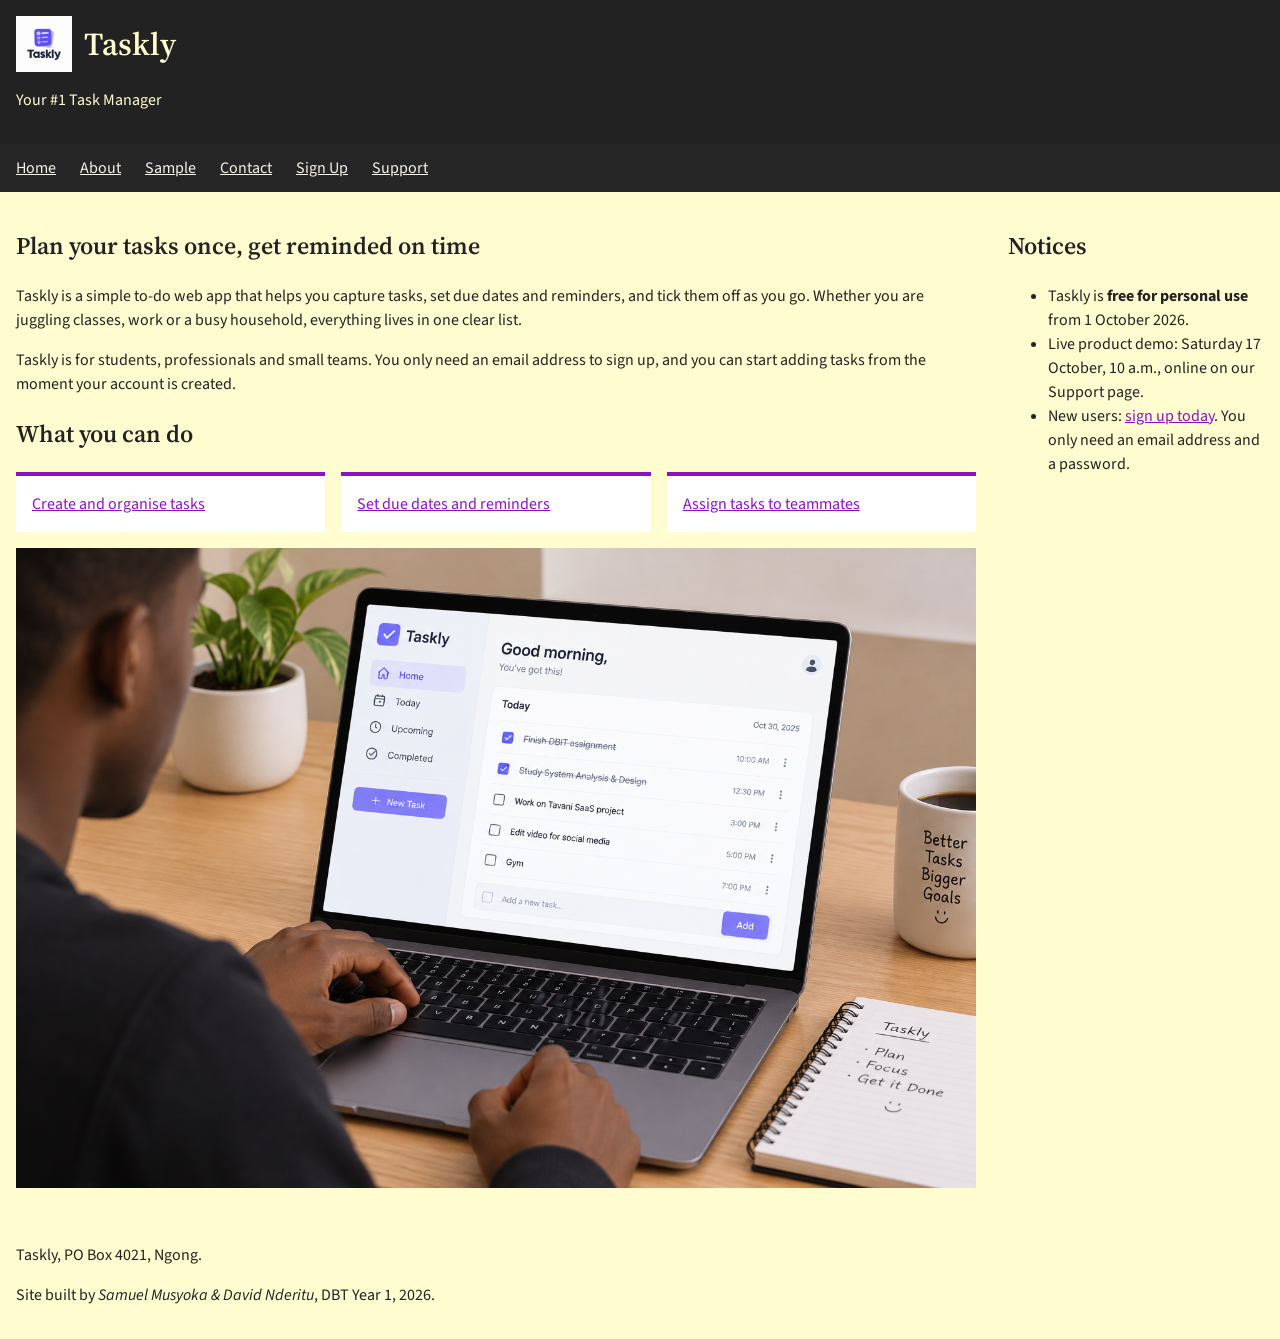
<file: index.html>
<!DOCTYPE html>
<html lang="en">
<head>
  <meta charset="utf-8">
  <meta name="viewport" content="width=device-width, initial-scale=1.0">
  <title>Taskly - Task Manager</title>
  <link rel="preconnect" href="https://fonts.googleapis.com">
<link rel="preconnect" href="https://fonts.gstatic.com" crossorigin>
<link href="https://fonts.googleapis.com/css2?family=Source+Sans+3:ital,wght@0,200..900;1,200..900&family=Source+Serif+4:ital,opsz,wght@0,8..60,200..900;1,8..60,200..900&display=swap" rel="stylesheet">
  <link rel="stylesheet" href="css/style1.css">
</head>
<body>

  <header>
    <h1>
      <img src="/img/logo.png"
           alt="Logo for Taskly" class="logo" width="200" height="200">
      Taskly
    </h1>
    <p>Your #1 Task Manager</p>
  </header>

  <nav>
    <ul>
      <li><a href="index.html">Home</a></li>
      <li><a href="about.html">About</a></li>
      <li><a href="sample.html">Sample</a></li>
      <li><a href="contact.html">Contact</a></li>
      <li><a href="register.html">Sign Up</a></li>
      <li><a href="support.html">Support</a>
      </li>
    </ul>
  </nav>

  <main>
    <section>
      <h2>Plan your tasks once,
          get reminded on time</h2>
      <p>Taskly is a simple to-do web app that helps
      you capture tasks, set due dates and reminders,
      and tick them off as you go. Whether you are
      juggling classes, work or a busy household,
      everything lives in one clear list.</p>
      <p>Taskly is for students, professionals and
      small teams. You only need an email address to
      sign up, and you can start adding tasks from
      the moment your account is created.</p>
    </section>

    <section>
      <h2>What you can do</h2>
      <ul class="route-cards">
        <li><a href="sample.html">Create and organise tasks</a>
        </li>
        <li><a href="sample.html">Set due dates and reminders</a></li>
        <li><a href="sample.html">Assign tasks to teammates</a></li>
      </ul>
      <img src="img/person-using-taskly.png"
           alt="A person checking off tasks on
                a Taskly to-do list">
    </section>
  </main>

  <aside>
    <h2>Notices</h2>
    <ul>
      <li>Taskly is
          <strong>free for personal use</strong>
          from 1 October 2026.</li>
      <li>Live product demo: Saturday
          17 October, 10 a.m., online
          on our Support page.</li>
      <li>New users:
          <a href="register.html">sign up today</a>.
          You only need an email address
          and a password.</li>
    </ul>
  </aside>

  <footer>
    <p>Taskly, PO Box 4021, Ngong.</p>
    <p>Site built by <em>Samuel Musyoka & David Nderitu</em>,
       DBT Year 1, 2026.</p>
  </footer>

</body>
</html>
</file>
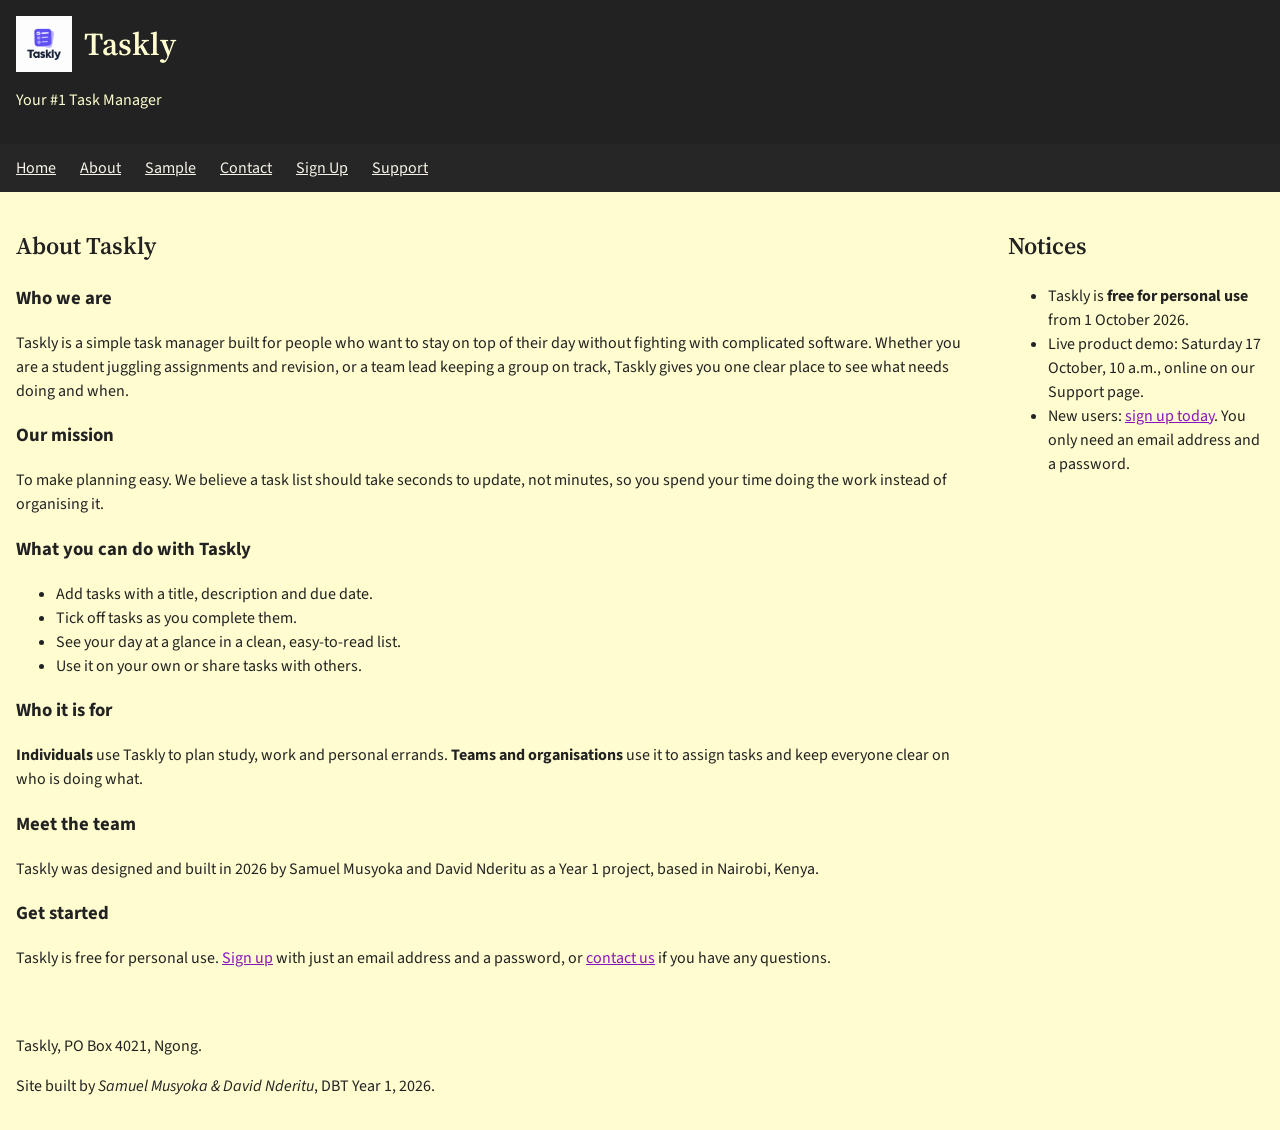
<file: about.html>
<!DOCTYPE html>
<html lang="en">
<head>
  <meta charset="utf-8">
  <meta name="viewport" content="width=device-width, initial-scale=1.0">
  <title>Taskly - Task Manager</title>
  <link rel="preconnect" href="https://fonts.googleapis.com">
<link rel="preconnect" href="https://fonts.gstatic.com" crossorigin>
<link href="https://fonts.googleapis.com/css2?family=Source+Sans+3:ital,wght@0,200..900;1,200..900&family=Source+Serif+4:ital,opsz,wght@0,8..60,200..900;1,8..60,200..900&display=swap" rel="stylesheet">
  <link rel="stylesheet" href="css/style1.css">
</head>
<body>

  <header>
    <h1>
      <img src="/img/logo.png"
           alt="Logo for Taskly" class="logo" width="200" height="200">
      Taskly
    </h1>
    <p>Your #1 Task Manager</p>
  </header>

  <nav>
    <ul>
      <li><a href="index.html">Home</a></li>
      <li><a href="about.html">About</a></li>
      <li><a href="sample.html">Sample</a></li>
      <li><a href="contact.html">Contact</a></li>
      <li><a href="register.html">Sign Up</a></li>
      <li><a href="support.html">Support</a>
      </li>
    </ul>
  </nav>
<main>

  <h2>About Taskly</h2>

  <section>
    <h3>Who we are</h3>
    <p>
      Taskly is a simple task manager built for people who want to stay on top of
      their day without fighting with complicated software. Whether you are a
      student juggling assignments and revision, or a team lead keeping a group on
      track, Taskly gives you one clear place to see what needs doing and when.
    </p>
  </section>

  <section>
    <h3>Our mission</h3>
    <p>
      To make planning easy. We believe a task list should take seconds to
      update, not minutes, so you spend your time doing the work instead of
      organising it.
    </p>
  </section>

  <section>
    <h3>What you can do with Taskly</h3>
    <ul>
      <li>Add tasks with a title, description and due date.</li>
      <li>Tick off tasks as you complete them.</li>
      <li>See your day at a glance in a clean, easy-to-read list.</li>
      <li>Use it on your own or share tasks with others.</li>
    </ul>
  </section>

  <section>
    <h3>Who it is for</h3>
    <p>
      <strong>Individuals</strong> use Taskly to plan study, work and personal
      errands. <strong>Teams and organisations</strong> use it to assign tasks and
      keep everyone clear on who is doing what.
    </p>
  </section>

  <section>
    <h3>Meet the team</h3>
    <p>
      Taskly was designed and built in 2026 by Samuel Musyoka and David Nderitu
      as a Year 1 project, based in Nairobi, Kenya.
    </p>
  </section>

  <section>
    <h3>Get started</h3>
    <p>
      Taskly is free for personal use. <a href="register.html">Sign up</a> with
      just an email address and a password, or
      <a href="contact.html">contact us</a> if you have any questions.
    </p>
  </section>
</main>

<aside>
 <h2>Notices</h2>
    <ul>
      <li>Taskly is
          <strong>free for personal use</strong>
          from 1 October 2026.</li>
      <li>Live product demo: Saturday
          17 October, 10 a.m., online
          on our Support page.</li>
      <li>New users:
          <a href="register.html">sign up today</a>.
          You only need an email address
          and a password.</li>
</aside>

<footer>
 <p>Taskly, PO Box 4021, Ngong.</p>
    <p>Site built by <em>Samuel Musyoka & David Nderitu</em>,
       DBT Year 1, 2026.</p>
</footer>
    
</body>
</html>
</file>
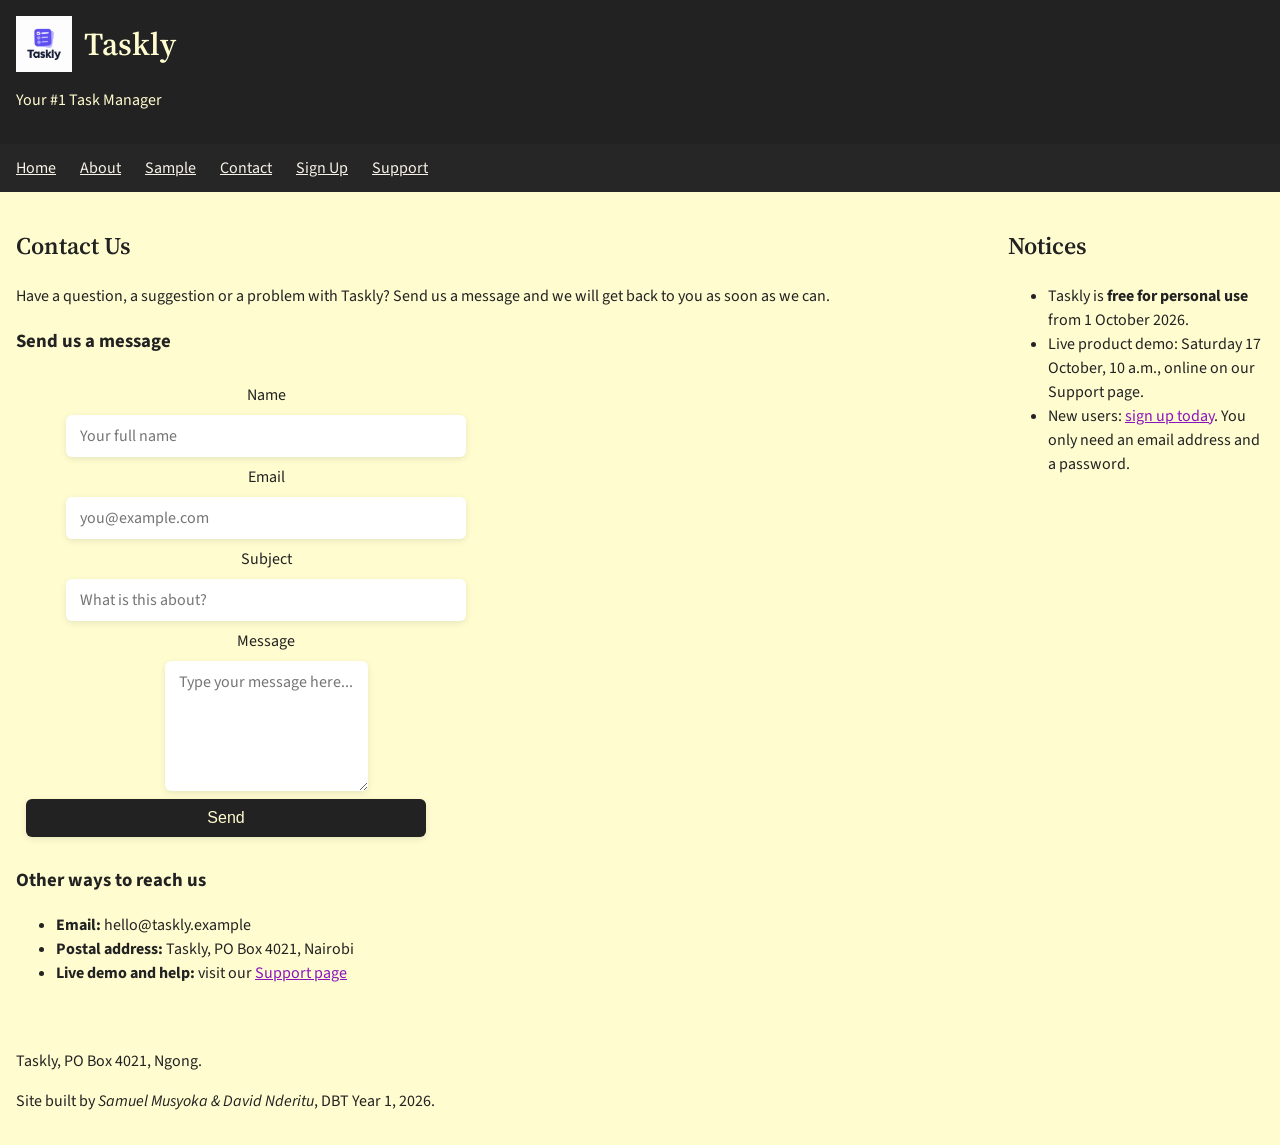
<file: contact.html>
<!DOCTYPE html>
<html lang="en">
<head>
  <meta charset="utf-8">
  <meta name="viewport" content="width=device-width, initial-scale=1.0">
  <title>Taskly - Task Manager</title>
  <link rel="preconnect" href="https://fonts.googleapis.com">
<link rel="preconnect" href="https://fonts.gstatic.com" crossorigin>
<link href="https://fonts.googleapis.com/css2?family=Source+Sans+3:ital,wght@0,200..900;1,200..900&family=Source+Serif+4:ital,opsz,wght@0,8..60,200..900;1,8..60,200..900&display=swap" rel="stylesheet">
  <link rel="stylesheet" href="css/style1.css">
</head>
<body>

  <header>
    <h1>
      <img src="/img/logo.png"
           alt="Logo for Taskly" class="logo" width="200" height="200">
      Taskly
    </h1>
    <p>Your #1 Task Manager</p>
  </header>

  <nav>
    <ul>
      <li><a href="index.html">Home</a></li>
      <li><a href="about.html">About</a></li>
      <li><a href="sample.html">Sample</a></li>
      <li><a href="contact.html">Contact</a></li>
      <li><a href="register.html">Sign Up</a></li>
      <li><a href="support.html">Support</a>
      </li>
    </ul>
  </nav>
<main>
  <h2>Contact Us</h2>
  <p>
    Have a question, a suggestion or a problem with Taskly? Send us a message
    and we will get back to you as soon as we can.
  </p>

  <section>
    <h3>Send us a message</h3>
    <form class="contact-form" action="#" method="post">
  <label for="name">Name</label>
  <input type="text" id="name" name="name" placeholder="Your full name" required>

  <label for="email">Email</label>
  <input type="email" id="email" name="email" placeholder="you@example.com" required>

  <label for="subject">Subject</label>
  <input type="text" id="subject" name="subject" placeholder="What is this about?">

  <label for="message">Message</label>
  <textarea id="message" name="message" rows="5"
            placeholder="Type your message here..." required></textarea>

  <button type="submit">Send</button>
</form>
  </section>

  <section>
    <h3>Other ways to reach us</h3>
    <ul>
      <li><strong>Email:</strong> hello@taskly.example</li>
      <li><strong>Postal address:</strong> Taskly, PO Box 4021, Nairobi</li>
      <li><strong>Live demo and help:</strong> visit our
        <a href="support.html">Support page</a></li>
    </ul>
  </section>
</main>
<aside>
<h2>Notices</h2>
    <ul>
      <li>Taskly is
          <strong>free for personal use</strong>
          from 1 October 2026.</li>
      <li>Live product demo: Saturday
          17 October, 10 a.m., online
          on our Support page.</li>
      <li>New users:
          <a href="register.html">sign up today</a>.
          You only need an email address
          and a password.</li>
    </ul>
</aside>
<footer>
     <p>Taskly, PO Box 4021, Ngong.</p>
    <p>Site built by <em>Samuel Musyoka & David Nderitu</em>,
       DBT Year 1, 2026.</p>
</footer>
</body>
</html>
</file>
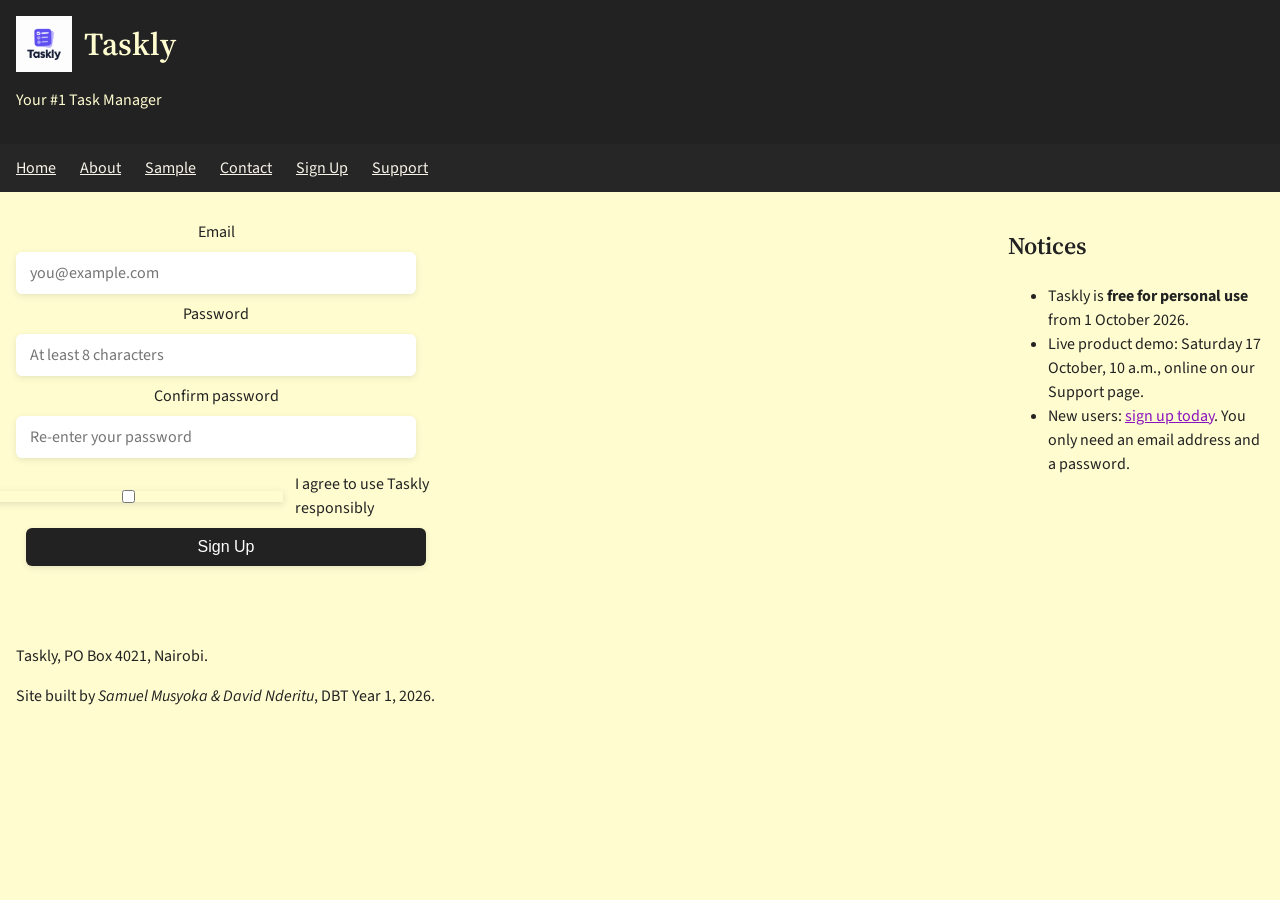
<file: register.html>
<!DOCTYPE html>
<html lang="en">
<head>
  <meta charset="utf-8">
  <meta name="viewport" content="width=device-width, initial-scale=1.0">
  <title>Taskly - Task Manager</title>
  <link rel="preconnect" href="https://fonts.googleapis.com">
<link rel="preconnect" href="https://fonts.gstatic.com" crossorigin>
<link href="https://fonts.googleapis.com/css2?family=Source+Sans+3:ital,wght@0,200..900;1,200..900&family=Source+Serif+4:ital,opsz,wght@0,8..60,200..900;1,8..60,200..900&display=swap" rel="stylesheet">
  <link rel="stylesheet" href="css/style1.css">
</head>
<body>

  <header>
    <h1>
      <img src="/img/logo.png"
           alt="Logo for Taskly" class="logo" width="200" height="200">
      Taskly
    </h1>
    <p>Your #1 Task Manager</p>
  </header>

  <nav>
    <ul>
      <li><a href="index.html">Home</a></li>
      <li><a href="about.html">About</a></li>
      <li><a href="sample.html">Sample</a></li>
      <li><a href="contact.html">Contact</a></li>
      <li><a href="register.html">Sign Up</a></li>
      <li><a href="support.html">Support</a>
      </li>
    </ul>
  </nav>
<main>
<form class="signup-form" action="#" method="post">
  <label for="email">Email</label>
  <input type="email" id="email" name="email"
         placeholder="you@example.com" required>

  <label for="password">Password</label>
  <input type="password" id="password" name="password"
         placeholder="At least 8 characters" minlength="8" required>

  <label for="confirm">Confirm password</label>
  <input type="password" id="confirm" name="confirm"
         placeholder="Re-enter your password" minlength="8" required>

  <label class="terms">
    <input type="checkbox" name="terms" required>
    I agree to use Taskly responsibly
  </label>

  <button type="submit">Sign Up</button>
</form>
</main>
<aside>
<h2>Notices</h2>
    <ul>
      <li>Taskly is
          <strong>free for personal use</strong>
          from 1 October 2026.</li>
      <li>Live product demo: Saturday
          17 October, 10 a.m., online
          on our Support page.</li>
      <li>New users:
          <a href="register.html">sign up today</a>.
          You only need an email address
          and a password.</li>
    </ul>
</aside>
<footer>
     <p>Taskly, PO Box 4021, Nairobi.</p>
    <p>Site built by <em>Samuel Musyoka & David Nderitu</em>,
       DBT Year 1, 2026.</p>
</footer>
</body>
</html>
</file>
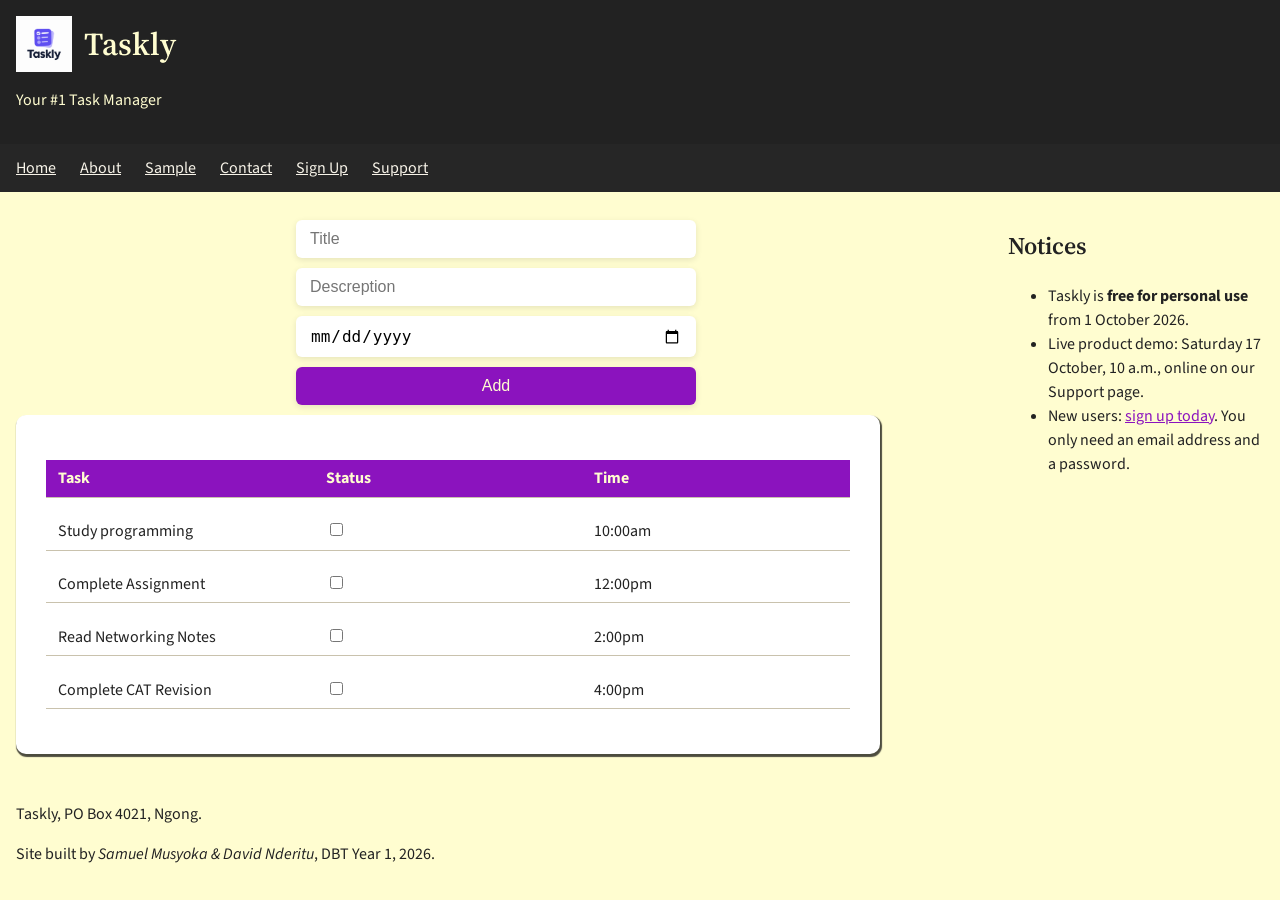
<file: sample.html>
<!DOCTYPE html>
<html lang="en">
<head>
  <meta charset="utf-8">
  <meta name="viewport" content="width=device-width, initial-scale=1.0">
  <title>Taskly - Task Manager</title>
  <link rel="preconnect" href="https://fonts.googleapis.com">
<link rel="preconnect" href="https://fonts.gstatic.com" crossorigin>
<link href="https://fonts.googleapis.com/css2?family=Source+Sans+3:ital,wght@0,200..900;1,200..900&family=Source+Serif+4:ital,opsz,wght@0,8..60,200..900;1,8..60,200..900&display=swap" rel="stylesheet">
  <link rel="stylesheet" href="css/style1.css">
</head>
<body>

  <header>
    <h1>
      <img src="/img/logo.png"
           alt="Logo for Taskly" class="logo" width="200" height="200">
      Taskly
    </h1>
    <p>Your #1 Task Manager</p>
  </header>

  <nav>
    <ul>
      <li><a href="index.html">Home</a></li>
      <li><a href="about.html">About</a></li>
      <li><a href="sample.html">Sample</a></li>
      <li><a href="contact.html">Contact</a></li>
      <li><a href="register.html">Sign Up</a></li>
      <li><a href="support.html">Support</a>
      </li>
    </ul>
  </nav>

   
   <main>
    <form>
        <input type="text" placeholder="Title" required>
         <input type="text" placeholder="Descreption"required>
          <input type="date" placeholder="Due Date"required>
           <button>Add</button>
    </form>
    <div class="task-card">
        <table>
        <thead>
        <tr>
        <th scope="col">Task</th>
        <th scope="col">Status</th>
        <th scope="col">Time</th>
        </tr>
        </thead>
    <tbody>
        <tr>
        <td>Study programming</td>
        <td><input type="checkbox"></td>
        <td>10:00am</td>
        </tr>
        <tr>
        <td>Complete Assignment</td>
        <td><input type="checkbox"></td>
        <td>12:00pm</td>
        </tr>
        <tr>
        <td>Read Networking Notes</td>
        <td><input type="checkbox"></td>
        <td>2:00pm</td>
        </tr>
        <tr>
        <td>Complete CAT Revision</td>
        <td><input type="checkbox"></td>
        <td>4:00pm</td>
        </tr>
    </tbody>
 </table>
 </div>
 </main>
  <aside>
    <h2>Notices</h2>
    <ul>
      <li>Taskly is
          <strong>free for personal use</strong>
          from 1 October 2026.</li>
      <li>Live product demo: Saturday
          17 October, 10 a.m., online
          on our Support page.</li>
      <li>New users:
          <a href="register.html">sign up today</a>.
          You only need an email address
          and a password.</li>
    </ul>
  </aside>
  <footer>
    <p>Taskly, PO Box 4021, Ngong.</p>
    <p>Site built by <em>Samuel Musyoka & David Nderitu</em>,
       DBT Year 1, 2026.</p>
  </footer>
</body>
</html>
</file>
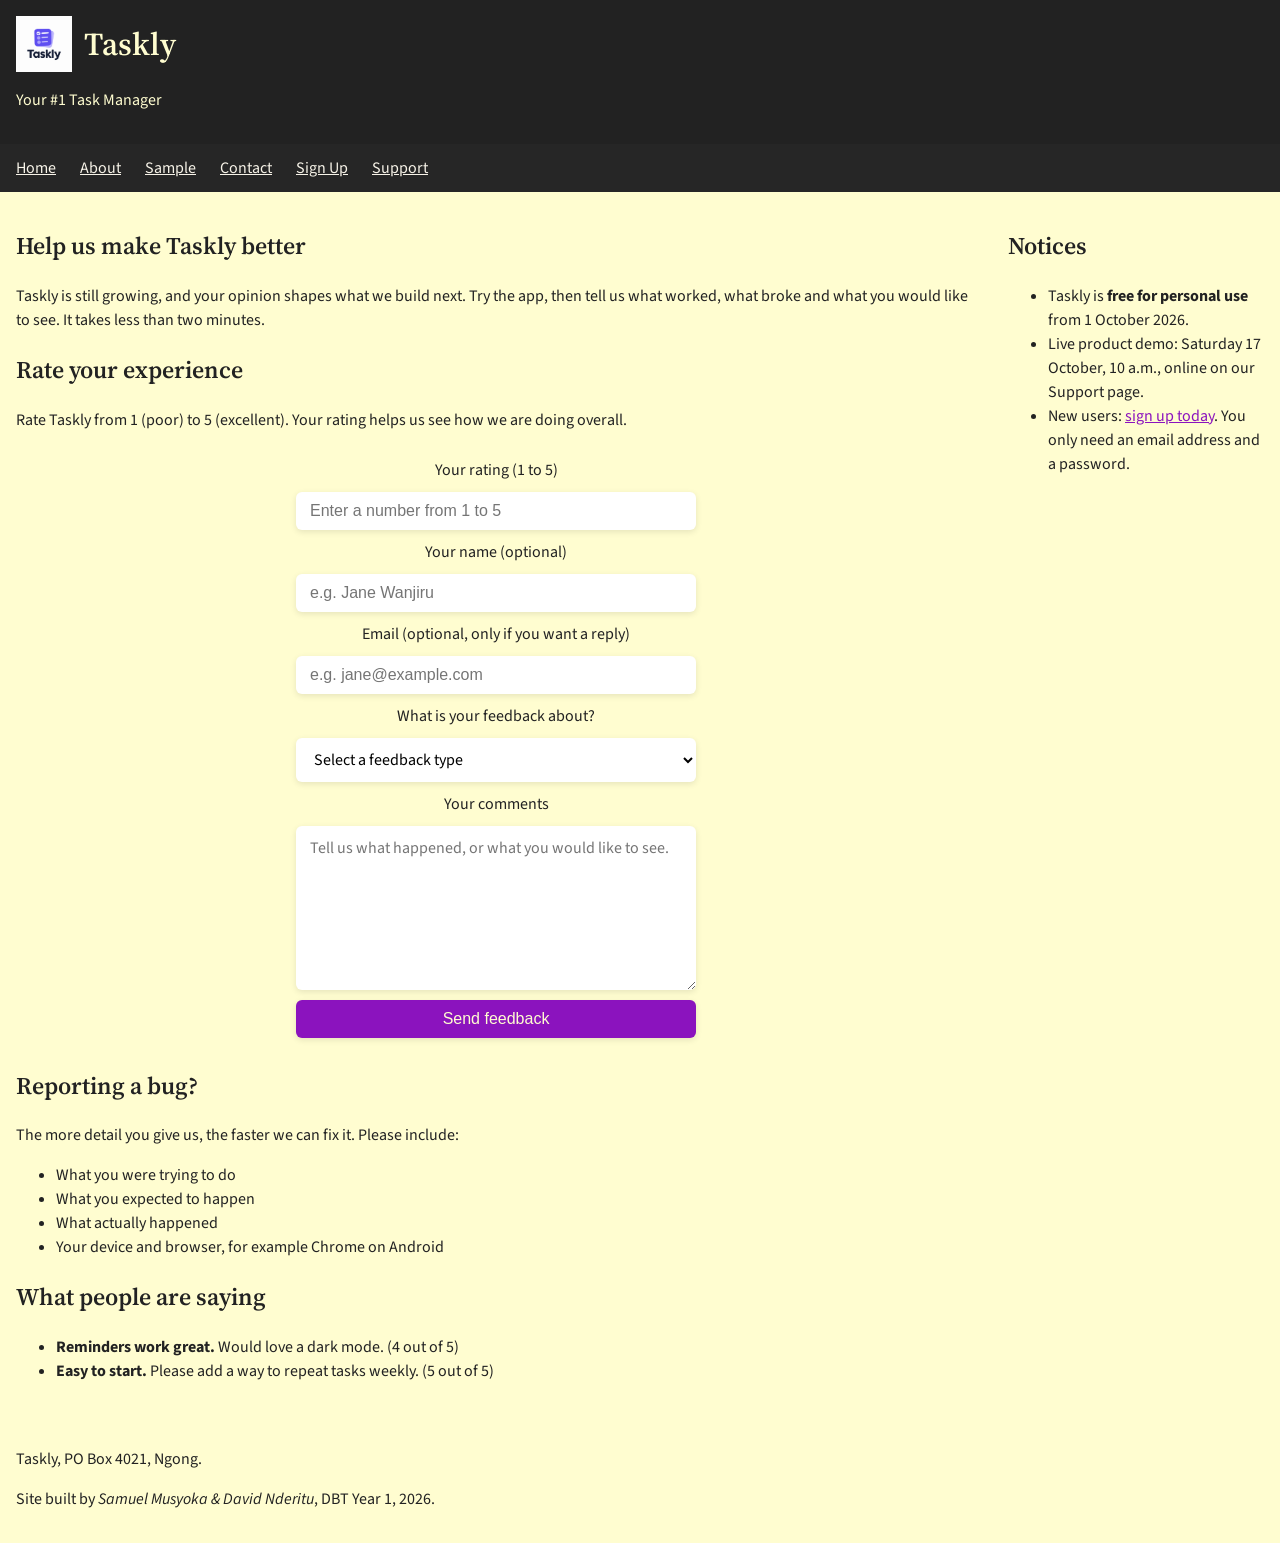
<file: support.html>
<!DOCTYPE html>
<html lang="en">
<head>
  <meta charset="utf-8">
  <meta name="viewport" content="width=device-width, initial-scale=1.0">
  <title>Taskly - Task Manager</title>
  <link rel="preconnect" href="https://fonts.googleapis.com">
<link rel="preconnect" href="https://fonts.gstatic.com" crossorigin>
<link href="https://fonts.googleapis.com/css2?family=Source+Sans+3:ital,wght@0,200..900;1,200..900&family=Source+Serif+4:ital,opsz,wght@0,8..60,200..900;1,8..60,200..900&display=swap" rel="stylesheet">
  <link rel="stylesheet" href="css/style1.css">
</head>
<body>

  <header>
    <h1>
      <img src="/img/logo.png"
           alt="Logo for Taskly" class="logo" width="200" height="200">
      Taskly
    </h1>
    <p>Your #1 Task Manager</p>
  </header>

  <nav>
    <ul>
      <li><a href="index.html">Home</a></li>
      <li><a href="about.html">About</a></li>
      <li><a href="sample.html">Sample</a></li>
      <li><a href="contact.html">Contact</a></li>
      <li><a href="register.html">Sign Up</a></li>
      <li><a href="support.html">Support</a>
      </li>
    </ul>
  </nav>

<main>
  <section>
    <h2>Help us make Taskly better</h2>
    <p>Taskly is still growing, and your opinion
    shapes what we build next. Try the app, then tell
    us what worked, what broke and what you would like
    to see. It takes less than two minutes.</p>
  </section>

     <section>
    <h2>Rate your experience</h2>
    <p>Rate Taskly from 1 (poor) to 5 (excellent).
    Your rating helps us see how we are doing overall.</p>
    <form action="#" method="post">
      <label for="rating">Your rating (1 to 5)</label>
      <input type="number" id="rating" name="rating"
             min="1" max="5" placeholder="Enter a number from 1 to 5" required>

      <label for="name">Your name (optional)</label>
      <input type="text" id="name" name="name"
             placeholder="e.g. Jane Wanjiru">

      <label for="email">Email (optional, only if you want a reply)</label>
      <input type="email" id="email" name="email"
             placeholder="e.g. jane@example.com">

      <label for="type">What is your feedback about?</label>
      <select id="type" name="type" required
              style="width:400px; max-width:100%; padding:10px 14px; border:none; border-radius:6px; background:#ffff; box-shadow:0 2px 6px rgba(0,0,0,0.1); font:inherit; font-size:16px;">
        <option value="" disabled selected>Select a feedback type</option>
        <option value="comment">General comment</option>
        <option value="bug">Bug report</option>
        <option value="recommendation">Recommendation</option>
      </select>

      <label for="comments">Your comments</label>
      <textarea id="comments" name="comments" rows="6"
                placeholder="Tell us what happened, or what you would like to see."
                style="width:400px; max-width:100%; padding:10px 14px; border:none; border-radius:6px; box-shadow:0 2px 6px rgba(0,0,0,0.1); font:inherit; font-size:16px;"></textarea>

      <button type="submit">Send feedback</button>
    </form>
  </section>
    <h2>Reporting a bug?</h2>
    <p>The more detail you give us, the faster we can
    fix it. Please include:</p>
    <ul>
      <li>What you were trying to do</li>
      <li>What you expected to happen</li>
      <li>What actually happened</li>
      <li>Your device and browser, for example
          Chrome on Android</li>
    </ul>
  </section>

  <section>
    <h2>What people are saying</h2>
    <ul>
      <li><strong>Reminders work great.</strong>
          Would love a dark mode. (4 out of 5)</li>
      <li><strong>Easy to start.</strong>
          Please add a way to repeat tasks weekly. (5 out of 5)</li>
    </ul>
  </section>
</main>

<aside>
     <h2>Notices</h2>
    <ul>
      <li>Taskly is
          <strong>free for personal use</strong>
          from 1 October 2026.</li>
      <li>Live product demo: Saturday
          17 October, 10 a.m., online
          on our Support page.</li>
      <li>New users:
          <a href="register.html">sign up today</a>.
          You only need an email address
          and a password.</li>
    </ul>
</aside>
    <footer>
    <p>Taskly, PO Box 4021, Ngong.</p>
    <p>Site built by <em>Samuel Musyoka &amp; David Nderitu</em>,
       DBT Year 1, 2026.</p>
  </footer>

</body>
</html>
</file>
<file: css/style1.css>
/* */

*{
    box-sizing: border-box;
}

body {
    margin: 0;
    background: #FFFDD0;
    color: #222222;
    line-height: 1.5;
    font-family: 'Source Sans 3', sans-serif;
}

h1,h2{
    font-family: 'Source Serif 4', sans-serif;
    font-weight: 600;
}
header{
    background: #222222;
    color: #FFFDD0;

}

nav{
    background: #262626;
}

nav a{
    color: #f7f3e8;
}

a{
    color:  #8b13be;
}
header, main, aside, footer{
    padding: 1rem;
}
img{
    max-width: 100%;
    height: auto;
}

nav{
    position: sticky;
    top: 0;
}

nav ul{
    display: flex;
    flex-wrap: wrap;
    gap: 0.25rem 1.5rem;
    list-style: none;
    margin: 0;
    padding: 0.75rem 1rem;
}
.logo{
    width: 3.5rem;
    height: auto;
}
h1{
    display: flex;
    align-items: center;
    gap: 0.75rem;
    margin: 0;
}

.route-cards{
    display: flex;
    flex-wrap: wrap;
    gap: 1rem;
    list-style: none;
    padding: 0;
}

.route-cards li{
    flex: 1 1 12rem;
    padding: 1rem;
    background: #ffff;
    border-top: 4px solid #8b13be;
}

/* Form Styling */

form{
    margin-top: 2px;
    display: flex;
    gap: 10px;
    flex-direction: column;
    justify-content: space-between;
    align-items: center;
    padding: 10px;
}

form input, button{
    padding: 10px 14px;
    border: none;
    border-radius: 6px;
    background: #ffff;
    box-shadow: 0 2px 6px rgba(0,0,0,0.1);
    font-size: 16px;
    width: 400px;
}
form button{
    background: #8b13be;
    color: #FFFDD0;
}

.contact-form {
  display: flex;
  flex-direction: column;
  max-width: 500px;
  gap: 8px;
}

.contact-form input,
.contact-form textarea {
  padding: 10px 14px;
  border: none;
  border-radius: 6px;
  background: white;
  box-shadow: 0 2px 6px rgba(0, 0, 0, 0.1);
  font-family: inherit;
  font-size: 16px;
}

.contact-form button {
  padding: 10px 20px;
  border: none;
  border-radius: 6px;
  background: #222;
  color: #FFFDD0;
  font-size: 16px;
  cursor: pointer;
  align-self: flex-start;
}

.signup-form {
  display: flex;
  flex-direction: column;
  max-width: 400px;
  gap: 8px;
  margin-bottom: 20px;
}

.signup-form input[type="email"],
.signup-form input[type="password"] {
  padding: 10px 14px;
  border: none;
  border-radius: 6px;
  background: #ffff;
  box-shadow: 0 2px 6px rgba(0, 0, 0, 0.1);
  font-family: inherit;
  font-size: 16px;
}

.signup-form input:focus {
  outline: 2px solid #222;
}

.signup-form .terms {
  display: flex;
  align-items: center;
  gap: 8px;
  margin-top: 6px;
}

.signup-form button {
  padding: 10px 20px;
  border: none;
  border-radius: 6px;
  background: #222;
  color: white;
  font-size: 16px;
  cursor: pointer;
  align-self: flex-start;
}

.signup-form button:hover {
  background: #444;
}

/*Table styling*/

table{
     border-collapse: separate;
    border-spacing: 0 15px;
    width: 90%;
    table-layout: fixed;    
    background-color: #ffff;
    padding: 30px;
    border-radius: 10px;
    box-shadow: 1px 2px 1px 1px rgba(0,0,0,0.7);
}
th, td{
    padding: 0.4rem 0.75rem;
    text-align: left;
    border-bottom: 1px solid #c9c2ad;
}

thead th{
    background: #8b13be;
    color: #FFFDD0;
}


/*Grid Layout */

body{
    display: grid;
    grid-template-columns: minmax(0, 1fr) 18rem;
    grid-template-areas: 
    "header header"
    "nav nav"
    "main aside"
    "footer footer";
}

header{grid-area: header;}
nav{grid-area: nav;}
main{grid-area: main;}
aside{grid-area: aside;}
footer{grid-area: footer;}

/*Responsive web design*/
@media(max-width:600px){
    body{
        grid-template-columns: minmax(0, 1fr);
        grid-template-areas: 
        "header"
        "nav"
        "main"
        "aside"
        "footer";
    }
    nav{
        position: static;
    }
    nav ul{
        flex-direction: column;
    }
    .log{
        width: 2.5rem;
    }
    footer{
        border-top: 3px solid #d8a22b;
    }
}
</file>
